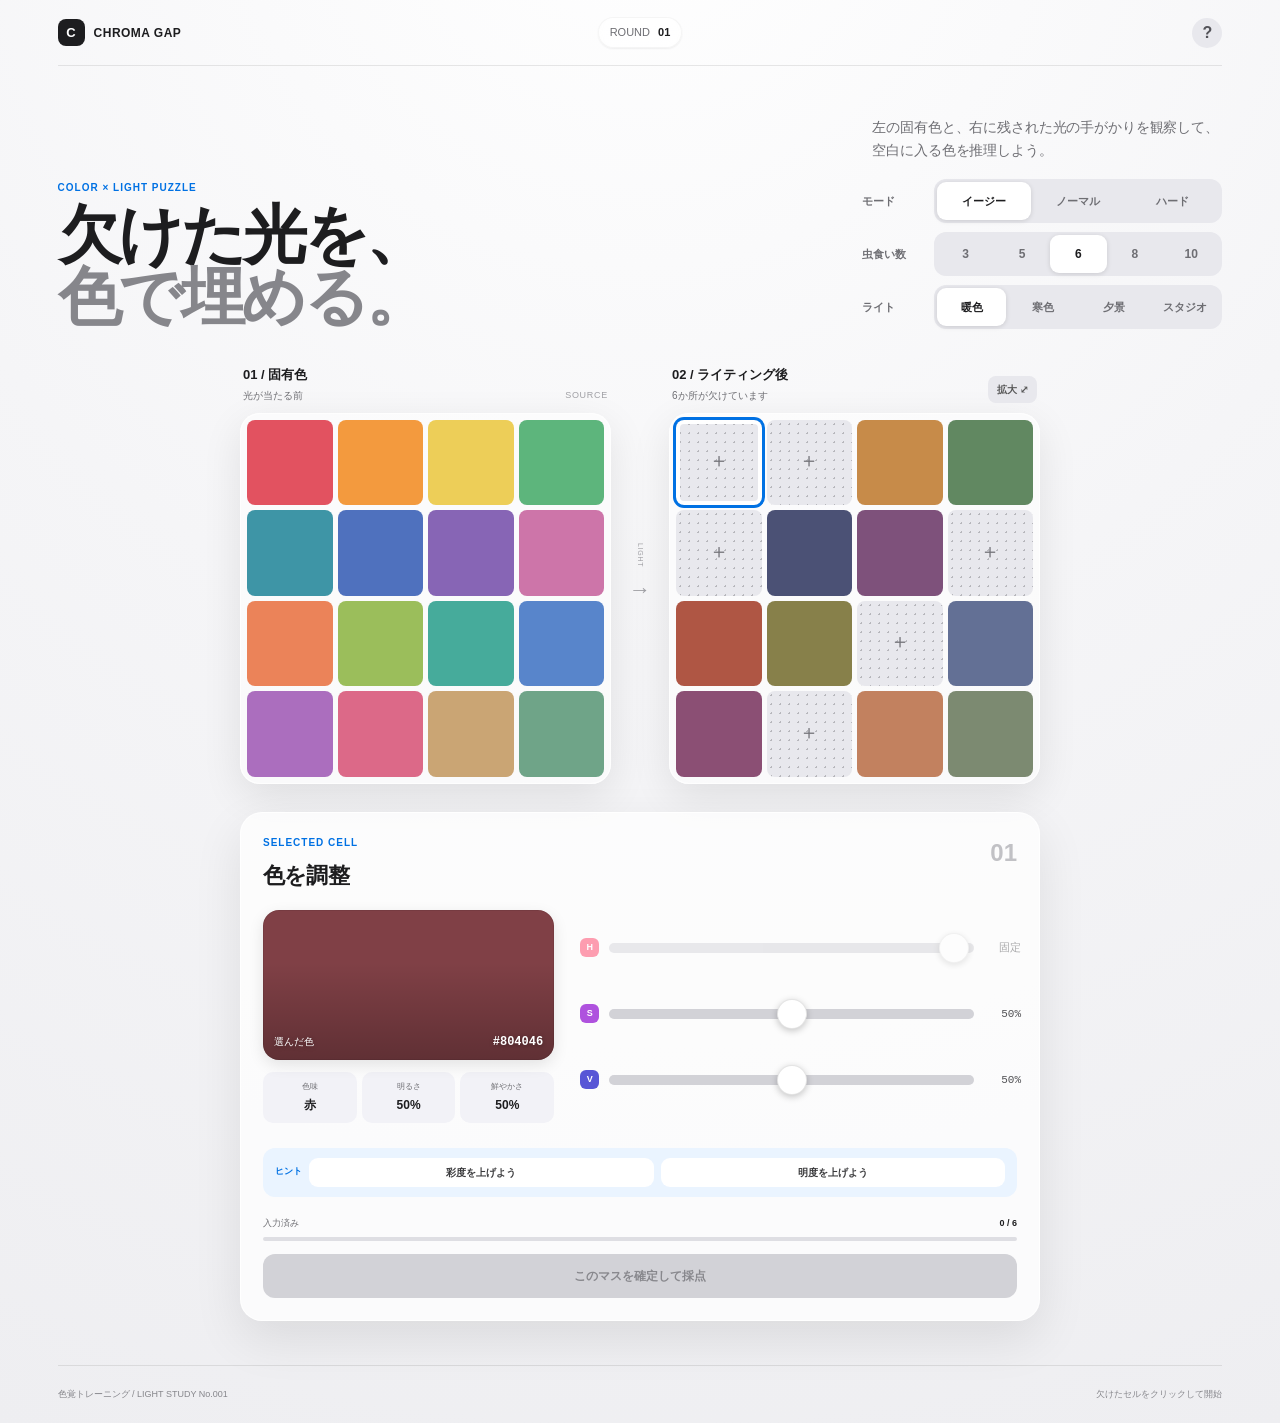
<file: index.html>
<!doctype html>
<html lang="ja">
  <head>
    <meta charset="UTF-8" />
    <meta name="viewport" content="width=device-width, initial-scale=1, maximum-scale=1" />
    <meta name="theme-color" content="#f5f5f7" />
    <meta name="description" content="固有色とライティングを観察して、欠けた色を推理するカラーパズル。" />
    <title>CHROMA GAP — 欠けた光を、色で埋める。</title>
    <script type="module" crossorigin src="./assets/index-Dn6m1NOW.js"></script>
    <link rel="stylesheet" crossorigin href="./assets/index-DzAuQcCa.css">
  </head>
  <body><div id="root"></div></body>
</html>
</file>
<file: assets/index-DzAuQcCa.css>
/*! tailwindcss v4.2.1 | MIT License | https://tailwindcss.com */
@layer theme{:root,:host{--font-sans:ui-sans-serif, system-ui, sans-serif, "Apple Color Emoji", "Segoe UI Emoji", "Segoe UI Symbol", "Noto Color Emoji";--font-mono:ui-monospace, SFMono-Regular, Menlo, Monaco, Consolas, "Liberation Mono", "Courier New", monospace;--spacing:.25rem;--default-font-family:var(--font-sans);--default-mono-font-family:var(--font-mono)}}@layer base{*,:after,:before,::backdrop{box-sizing:border-box;border:0 solid;margin:0;padding:0}::file-selector-button{box-sizing:border-box;border:0 solid;margin:0;padding:0}html,:host{-webkit-text-size-adjust:100%;tab-size:4;line-height:1.5;font-family:var(--default-font-family,ui-sans-serif, system-ui, sans-serif, "Apple Color Emoji", "Segoe UI Emoji", "Segoe UI Symbol", "Noto Color Emoji");font-feature-settings:var(--default-font-feature-settings,normal);font-variation-settings:var(--default-font-variation-settings,normal);-webkit-tap-highlight-color:transparent}hr{height:0;color:inherit;border-top-width:1px}abbr:where([title]){-webkit-text-decoration:underline dotted;text-decoration:underline dotted}h1,h2,h3,h4,h5,h6{font-size:inherit;font-weight:inherit}a{color:inherit;-webkit-text-decoration:inherit;-webkit-text-decoration:inherit;-webkit-text-decoration:inherit;-webkit-text-decoration:inherit;text-decoration:inherit}b,strong{font-weight:bolder}code,kbd,samp,pre{font-family:var(--default-mono-font-family,ui-monospace, SFMono-Regular, Menlo, Monaco, Consolas, "Liberation Mono", "Courier New", monospace);font-feature-settings:var(--default-mono-font-feature-settings,normal);font-variation-settings:var(--default-mono-font-variation-settings,normal);font-size:1em}small{font-size:80%}sub,sup{vertical-align:baseline;font-size:75%;line-height:0;position:relative}sub{bottom:-.25em}sup{top:-.5em}table{text-indent:0;border-color:inherit;border-collapse:collapse}:-moz-focusring{outline:auto}progress{vertical-align:baseline}summary{display:list-item}ol,ul,menu{list-style:none}img,svg,video,canvas,audio,iframe,embed,object{vertical-align:middle;display:block}img,video{max-width:100%;height:auto}button,input,select,optgroup,textarea{font:inherit;font-feature-settings:inherit;font-variation-settings:inherit;letter-spacing:inherit;color:inherit;opacity:1;background-color:#0000;border-radius:0}::file-selector-button{font:inherit;font-feature-settings:inherit;font-variation-settings:inherit;letter-spacing:inherit;color:inherit;opacity:1;background-color:#0000;border-radius:0}:where(select:is([multiple],[size])) optgroup{font-weight:bolder}:where(select:is([multiple],[size])) optgroup option{padding-inline-start:20px}::file-selector-button{margin-inline-end:4px}::placeholder{opacity:1}@supports (not ((-webkit-appearance:-apple-pay-button))) or (contain-intrinsic-size:1px){::placeholder{color:currentColor}@supports (color:color-mix(in lab, red, red)){::placeholder{color:color-mix(in oklab, currentcolor 50%, transparent)}}}textarea{resize:vertical}::-webkit-search-decoration{-webkit-appearance:none}::-webkit-date-and-time-value{min-height:1lh;text-align:inherit}::-webkit-datetime-edit{display:inline-flex}::-webkit-datetime-edit-fields-wrapper{padding:0}::-webkit-datetime-edit{padding-block:0}::-webkit-datetime-edit-year-field{padding-block:0}::-webkit-datetime-edit-month-field{padding-block:0}::-webkit-datetime-edit-day-field{padding-block:0}::-webkit-datetime-edit-hour-field{padding-block:0}::-webkit-datetime-edit-minute-field{padding-block:0}::-webkit-datetime-edit-second-field{padding-block:0}::-webkit-datetime-edit-millisecond-field{padding-block:0}::-webkit-datetime-edit-meridiem-field{padding-block:0}::-webkit-calendar-picker-indicator{line-height:1}:-moz-ui-invalid{box-shadow:none}button,input:where([type=button],[type=reset],[type=submit]){appearance:button}::file-selector-button{appearance:button}::-webkit-inner-spin-button{height:auto}::-webkit-outer-spin-button{height:auto}[hidden]:where(:not([hidden=until-found])){display:none!important}}@layer components;@layer utilities{.start{inset-inline-start:var(--spacing)}.hidden{display:none}.antialiased{-webkit-font-smoothing:antialiased;-moz-osx-font-smoothing:grayscale}}:root{--ink:#1d1d1f;--muted:#6e6e73;--blue:#0071e3;--line:#00000017}*{box-sizing:border-box}html{background:#f5f5f7}body{color:var(--ink);-webkit-font-smoothing:antialiased;background:radial-gradient(circle at 50% -10%,#fff 0,#f5f5f7 48%,#eeeef1 100%);margin:0;font-family:-apple-system,BlinkMacSystemFont,SF Pro Display,SF Pro Text,Helvetica Neue,Noto Sans JP,Arial,sans-serif}button,input{font:inherit}button{color:inherit}.shell{min-height:100vh;padding:0 clamp(18px,4.5vw,72px)}.topbar{border-bottom:1px solid var(--line);grid-template-columns:1fr auto 1fr;align-items:center;max-width:1200px;height:66px;margin:auto;display:grid}.brand{color:inherit;letter-spacing:.04em;align-items:center;gap:9px;font-size:12px;font-weight:650;text-decoration:none;display:flex}.brand-mark{background:var(--ink);color:#fff;border-radius:8px;place-items:center;width:27px;height:27px;font-size:13px;font-weight:700;display:grid}.round-pill{color:var(--muted);-webkit-backdrop-filter:blur(20px);backdrop-filter:blur(20px);background:#ffffffbf;border-radius:999px;padding:7px 12px;font-size:11px;box-shadow:0 1px 2px #0000000f,inset 0 0 0 1px #0000000a}.round-pill b{color:var(--ink);margin-left:5px}.icon-button{cursor:pointer;color:#525258;background:#e8e8ed;border:0;border-radius:50%;justify-self:end;width:30px;height:30px;font-weight:600}.intro{grid-template-columns:1.35fr .65fr;align-items:end;max-width:1180px;margin:auto;padding:50px 0 36px;display:grid}.eyebrow{color:var(--blue);letter-spacing:.1em;margin:0 0 9px;font-size:10px;font-weight:700}.intro h1{letter-spacing:-.055em;margin:0;font-size:clamp(42px,5vw,68px);font-weight:700;line-height:.98}.intro h1 em{color:#86868b;font-style:normal;font-weight:700}.lede{max-width:350px;color:var(--muted);letter-spacing:-.01em;margin:0 0 3px auto;font-size:14px;line-height:1.65}.hint{-webkit-backdrop-filter:blur(20px);backdrop-filter:blur(20px);background:#ffffffd1;border-radius:14px;grid-template-columns:auto 1fr auto;align-items:center;gap:16px;max-width:1180px;margin:0 auto 20px;padding:14px 17px;font-size:12px;line-height:1.5;display:grid;box-shadow:0 6px 30px #00000012}.hint b{color:var(--blue)}.hint button{cursor:pointer;color:var(--muted);background:0 0;border:0;font-size:18px}.game-area{grid-template-columns:minmax(0,1fr) 300px;gap:28px;max-width:1180px;margin:auto;padding-bottom:44px;display:grid}.boards{grid-template-columns:minmax(0,1fr) 34px minmax(0,1fr);align-items:center;gap:12px;display:grid}.board-wrap{min-width:0}.board-label{justify-content:space-between;align-items:flex-end;margin:0 3px 10px;display:flex}.board-label b{font-size:13px;font-weight:600;display:block}.board-label span{color:var(--muted);margin-top:3px;font-size:10px;display:block}.board-label i{letter-spacing:.08em;color:#a0a0a5;font-size:9px;font-style:normal}.board{aspect-ratio:1;background:#fff9;border-radius:20px;grid-template-rows:repeat(4,minmax(0,1fr));grid-template-columns:repeat(4,minmax(0,1fr));gap:5px;padding:7px;display:grid;overflow:hidden;box-shadow:0 12px 40px #00000017,inset 0 0 0 1px #fffc}.board button{touch-action:manipulation;border:0;border-radius:8px;width:100%;min-width:0;height:100%;min-height:0;padding:0;transition:box-shadow .15s,filter .15s,opacity .15s;position:relative;transform:none}.board button:not(:disabled){cursor:pointer}.board .missing{background-color:#e8e8ed;background-image:radial-gradient(#b7b7bc 1px,#0000 1px);background-size:9px 9px;outline:none}.board .missing:hover{filter:brightness(.96);box-shadow:inset 0 0 0 2px #0071e373}.board .active,.board .active:hover{z-index:2;box-shadow:inset 0 0 0 4px #fff,0 0 0 3px var(--blue);transform:none}.board .missing span{color:#737379;font-size:20px;font-weight:300;line-height:1}.board .missing small{color:#fff;background:#1d1d1f;border-radius:50%;place-items:center;width:20px;height:20px;font-size:10px;display:grid;position:absolute;top:7px;right:7px}.board .correct{box-shadow:inset 0 0 0 4px #fff,0 0 0 3px #34c759}.board .wrong{box-shadow:inset 0 0 0 4px #fff,0 0 0 3px #ff453a}.arrow{color:#a1a1a6;flex-direction:column;align-items:center;gap:5px;font-size:22px;display:flex}.arrow span{letter-spacing:.1em;writing-mode:vertical-rl;font-size:7px}.glass-card{-webkit-backdrop-filter:blur(28px)saturate(150%);background:#ffffffb8;border:1px solid #ffffffd9;box-shadow:0 18px 50px #00000017}.controls{border-radius:22px;align-self:start;padding:22px}.control-head{justify-content:space-between;align-items:start;display:flex}.control-head h2{letter-spacing:-.035em;margin:0;font-size:22px;font-weight:650}.cell-number{color:#c1c1c5;font-size:24px;font-weight:600}.color-well{cursor:pointer;border:0;border-radius:16px;align-items:end;height:112px;margin:18px 0 12px;padding:11px;display:flex;position:relative;overflow:hidden;box-shadow:inset 0 0 0 1px #00000014,0 5px 15px #0000001a}.color-well:after{content:"";pointer-events:none;background:linear-gradient(#0000 35%,#00000040);position:absolute;inset:0}.color-well input{opacity:0;cursor:pointer;width:100%;height:100%;position:absolute;inset:0}.color-well .pick-label,.color-well b{z-index:1;color:#fff;text-shadow:0 1px 4px #00000059;position:relative}.color-well .pick-label{font-size:10px}.color-well b{margin-left:auto;font:600 12px ui-monospace,SFMono-Regular,Menlo,monospace}.color-summary{grid-template-columns:repeat(3,1fr);gap:5px;margin-bottom:13px;display:grid}.color-summary div{text-align:center;background:#f2f2f7;border-radius:10px;padding:9px 7px}.color-summary span{color:var(--muted);margin-bottom:3px;font-size:8px;display:block}.color-summary strong{white-space:nowrap;font-size:12px;font-weight:600;display:block}.hue-track{background:linear-gradient(90deg,#ff3b30,#ff9500,#fc0,#34c759,#00c7be,#32ade6,#007aff,#5856d6,#af52de,#ff2d55,#ff3b30);border-radius:7px;height:22px;margin:0 3px 18px;position:relative}.hue-track i{background:#1d1d1f;border:2px solid #fff;border-radius:4px;width:5px;height:28px;position:absolute;top:-3px;transform:translate(-50%);box-shadow:0 1px 5px #0006}.hue-track span{color:var(--muted);font-size:8px;position:absolute;bottom:-14px;right:3px}.sliders{gap:12px;display:grid}.sliders label{grid-template-columns:20px 1fr 34px;align-items:center;gap:9px;display:grid}.channel{color:#fff;border-radius:6px;place-items:center;width:19px;height:19px;font-size:9px;font-weight:700;display:grid}.channel.r{background:#ff3b30}.channel.g{background:#34c759}.channel.b{background:#007aff}.sliders input{width:100%;accent-color:var(--blue)}.sliders output{text-align:right;color:#515154;font:11px ui-monospace,SFMono-Regular,Menlo,monospace}.progress{color:var(--muted);grid-template-columns:1fr auto;gap:7px;margin:20px 0 13px;font-size:9px;display:grid}.progress b{color:var(--ink)}.progress i{background:#dedee3;border-radius:4px;grid-column:1/-1;height:4px;overflow:hidden}.progress u{background:var(--blue);height:100%;transition:width .2s;display:block}.primary,.secondary{cursor:pointer;border:0;border-radius:12px;width:100%;padding:13px 14px;font-size:12px;font-weight:600}.primary{background:var(--blue);color:#fff;justify-content:center;gap:8px;display:flex}.primary:disabled{color:#88888d;cursor:not-allowed;background:#d2d2d7}.primary span{display:none}.secondary{background:#e8e8ed;margin-top:8px}.result{background:#f2f2f7;border-radius:14px;margin:0 0 13px;padding:13px}.result span{color:var(--muted);font-size:9px}.result strong{color:var(--blue);margin-left:9px;font-size:34px}.result small{font-size:10px}.result p{color:var(--muted);margin:2px 0 0;font-size:10px}footer{border-top:1px solid var(--line);color:#86868b;justify-content:space-between;align-items:center;max-width:1180px;min-height:58px;margin:auto;font-size:9px;display:flex}@media (width<=950px){.game-area{grid-template-columns:1fr}.controls{grid-template-columns:1fr 1fr;gap:14px 22px;width:100%;max-width:720px;margin:auto;display:grid}.control-head,.progress,.result,.primary,.secondary{grid-column:1/-1}.color-well{margin:0}.boards{max-width:740px;margin:auto}}@media (width<=650px){.shell{padding:0 16px}.topbar{grid-template-columns:1fr auto}.round-pill{display:none}.intro{grid-template-columns:1fr;padding:34px 2px 27px}.intro h1{font-size:44px}.lede{margin:18px 0 0}.boards{grid-template-columns:104px minmax(0,1fr);align-items:end;gap:14px;width:100%;max-width:460px;margin:auto}.arrow{display:none}.board-wrap{width:100%;margin:0}.board-wrap:first-of-type .board-label i,.board-wrap:first-of-type .board-label span{display:none}.board-wrap:first-of-type .board-label b{color:var(--muted);font-size:10px}.board-wrap:last-of-type .board-label b{font-size:14px}.board{border-radius:17px;gap:4px;padding:6px}.board-wrap:first-of-type .board{border-radius:13px;gap:2px;padding:4px}.board-wrap:first-of-type .board button{border-radius:5px}.board .active,.board .active:hover{box-shadow:inset 0 0 0 3px #fff,0 0 0 3px var(--blue)}.controls{grid-template-columns:1fr;margin-top:-4px}.control-head,.color-well,.color-summary,.hue-track,.sliders{grid-column:1}.hint{grid-template-columns:1fr auto}.hint span{grid-area:2/1/auto/-1}footer span:last-child{display:none}}@media (prefers-reduced-motion:reduce){*{transition:none!important}}.intro-side{flex-direction:column;align-items:flex-end;gap:14px;display:flex}.count-select{color:var(--muted);align-items:center;gap:9px;font-size:11px;display:flex}.count-select select{appearance:none;color:var(--ink);background:#fff;border:0;border-radius:9px;padding:7px 28px 7px 10px;font-weight:600;box-shadow:0 1px 4px #00000017}.game-area{grid-template-columns:1fr}.boards{width:min(100%,800px);margin:auto}.controls{width:min(100%,800px);margin:0 auto}.picker-layout{grid-template-columns:minmax(210px,.8fr) minmax(280px,1.2fr);align-items:center;gap:26px;display:grid}.picked-side,.adjust-side{min-width:0}.picked-side .color-well{height:150px;margin:18px 0 12px}.adjust-side .hue-track{margin-top:8px;margin-bottom:28px}.cell-score{background:#f2f2f7;border-radius:12px;justify-content:center;align-items:center;gap:10px;padding:10px;display:flex}.cell-score strong{color:var(--blue);font-size:32px}.cell-score span{color:var(--muted);font-size:9px;line-height:1.35}.zoom-button{color:#555;cursor:pointer;background:#e8e8ed;border:0;border-radius:8px;padding:6px 9px;font-size:10px;font-weight:600}.zoom-modal{z-index:50;-webkit-backdrop-filter:blur(12px);backdrop-filter:blur(12px);background:#0006;place-items:center;padding:24px;display:grid;position:fixed;inset:0}.zoom-modal>div{background:#f5f5f7;border-radius:26px;width:min(88vw,560px);padding:22px;position:relative;box-shadow:0 30px 90px #0000004d}.zoom-close{z-index:2;cursor:pointer;background:#00000014;border:0;border-radius:50%;width:32px;height:32px;font-size:20px;position:absolute;top:12px;right:12px}.zoom-modal .board-label{padding-right:40px}.zoom-modal .board{width:100%}@media (width<=650px){.intro-side{align-items:flex-start}.count-select{margin-top:3px}.boards{grid-template-columns:92px minmax(0,1fr);gap:12px}.controls{padding:18px}.picker-layout{grid-template-columns:minmax(0,.9fr) minmax(0,1.1fr);gap:14px}.picked-side .color-well{height:190px;margin:12px 0 9px}.color-summary{grid-template-columns:1fr}.color-summary div{padding:7px 5px}.adjust-side .hue-track{margin:4px 2px 28px}.sliders label{grid-template-columns:19px minmax(0,1fr) 30px;gap:6px}.sliders output{font-size:10px}.control-head h2{font-size:20px}.zoom-modal{padding:14px}.zoom-modal>div{border-radius:22px;width:100%;padding:18px}}.hsv-sliders{gap:20px}.channel.h{background:#ff375f}.channel.s{background:#af52de}.channel.v{background:#5856d6}.hsv-sliders output{width:38px}.hue-input{accent-color:#ff375f}@media (width<=650px){.controls{padding:16px}.picker-layout{grid-template-columns:minmax(0,44%) minmax(0,56%);gap:12px}.picked-side .color-well{height:128px;margin:10px 0 0}.picked-side .color-summary{display:none}.hsv-sliders{gap:22px;padding:7px 0}.hsv-sliders label{grid-template-columns:19px minmax(0,1fr) 34px;gap:6px}.hsv-sliders output{font-size:9px}.progress{margin:14px 0 11px}.primary{padding:12px}}.game-settings{gap:9px;width:100%;max-width:360px;display:grid}.setting-row{grid-template-columns:62px 1fr;align-items:center;gap:10px;display:grid}.setting-row>span{color:var(--muted);font-size:11px;font-weight:600}.segmented,.count-buttons{background:#e8e8ed;border-radius:12px;padding:3px;display:flex}.segmented button,.count-buttons button{color:#6e6e73;cursor:pointer;touch-action:manipulation;background:0 0;border:0;border-radius:9px;min-height:38px;font-size:12px;font-weight:650}.segmented button{flex:1}.count-buttons button{flex:1;min-width:38px}.segmented button.selected,.count-buttons button.selected{color:#1d1d1f;background:#fff;box-shadow:0 1px 5px #00000021}.hsv-sliders label{min-height:46px}.hsv-sliders input[type=range]{appearance:none;touch-action:none;background:0 0;height:38px;margin:0}.hsv-sliders input[type=range]::-webkit-slider-runnable-track{background:#d2d2d7;border-radius:99px;height:10px}.hsv-sliders input[type=range]::-webkit-slider-thumb{-webkit-appearance:none;background:#fff;border:1px solid #0000001a;border-radius:50%;width:30px;height:30px;margin-top:-10px;box-shadow:0 2px 7px #00000038}.hsv-sliders input[type=range]::-moz-range-track{background:#d2d2d7;border-radius:99px;height:10px}.hsv-sliders input[type=range]::-moz-range-thumb{background:#fff;border:1px solid #0000001a;border-radius:50%;width:30px;height:30px;box-shadow:0 2px 7px #00000038}.hsv-sliders .hue-input::-webkit-slider-runnable-track{background:linear-gradient(90deg,#ff3b30,#ff9500,#fc0,#34c759,#00c7be,#32ade6,#007aff,#5856d6,#af52de,#ff2d55,#ff3b30)}.hsv-sliders .locked input{touch-action:auto}@media (width<=650px){.intro-side{width:100%}.game-settings{max-width:none}.setting-row{grid-template-columns:58px 1fr}.segmented button,.count-buttons button{min-height:42px;font-size:13px}.hsv-sliders{gap:10px;padding:0}.hsv-sliders label{grid-template-columns:22px minmax(0,1fr) 36px;min-height:52px}.hsv-sliders input[type=range]{height:48px}}.is-locked .color-well{cursor:default}.is-locked .color-well:after{background:linear-gradient(#0000 35%,#00000052)}.answer-comparison{background:#f2f2f7;border-radius:14px;margin:14px 0 2px;padding:13px 15px}.compare-head{justify-content:space-between;align-items:center;margin-bottom:10px;display:flex}.compare-head b{font-size:12px}.compare-head span{color:var(--muted);font-size:9px}.compare-grid{text-align:center;grid-template-columns:28px repeat(3,1fr);align-items:center;gap:7px 8px;display:grid}.compare-grid b{color:var(--muted);font-size:9px}.compare-grid span{color:var(--muted);font-size:10px;font-weight:750}.compare-grid strong,.compare-grid em{font-size:12px;font-style:normal}.compare-grid em{color:#ff453a;font-weight:650}.cell-score strong{font-size:27px}.board .missing small{width:auto;min-width:22px;padding:0 5px}@media (width<=650px){.answer-comparison{margin-top:12px;padding:12px}.compare-grid{gap:7px 5px}.compare-grid strong,.compare-grid em{font-size:11px}}.lighting-buttons{background:#e8e8ed;border-radius:12px;grid-template-columns:repeat(4,1fr);gap:3px;padding:3px;display:grid}.lighting-buttons button{color:#6e6e73;cursor:pointer;background:0 0;border:0;border-radius:9px;min-height:38px;padding:0 5px;font-size:11px;font-weight:650}.lighting-buttons button.selected{color:#1d1d1f;background:#fff;box-shadow:0 1px 5px #00000021}.settings-locked button{cursor:not-allowed}.settings-locked .segmented,.settings-locked .count-buttons,.settings-locked .lighting-buttons{opacity:.55}.settings-note{text-align:right;color:#ff453a;grid-column:1/-1;margin:0;font-size:9px}.total-result{text-align:center;padding:16px}.total-result span{display:block}.total-result strong{margin:4px 5px 2px 0;font-size:38px;display:inline-block}.total-result small{font-size:12px;font-weight:650}.total-result p{font-size:10px}@media (width<=650px){.lighting-buttons button{min-height:42px;font-size:10px}.settings-note{text-align:left;padding-left:68px}.total-result strong{font-size:34px}}.help-backdrop{z-index:80;-webkit-backdrop-filter:blur(14px);backdrop-filter:blur(14px);background:#00000061;place-items:center;padding:20px;display:grid;position:fixed;inset:0}.help-panel{background:#fff;border-radius:24px;width:min(100%,560px);max-height:min(86vh,720px);padding:26px;position:relative;overflow:auto;box-shadow:0 30px 90px #0000004d}.help-close{cursor:pointer;background:#e8e8ed;border:0;border-radius:50%;width:34px;height:34px;font-size:21px;position:absolute;top:14px;right:14px}.help-panel h2{letter-spacing:-.035em;margin:0 0 16px;font-size:27px}.help-panel ol{color:#4d4d52;margin:0;padding-left:22px;font-size:13px;line-height:1.65}.help-panel li+li{margin-top:6px}.help-tip{color:var(--muted);background:#f2f2f7;border-radius:12px;margin:16px 0;padding:11px 13px;font-size:11px;line-height:1.5}.help-panel details{border-top:1px solid var(--line);padding-top:5px}.help-panel summary{cursor:pointer;color:var(--blue);padding:14px 2px;font-size:13px;font-weight:700;list-style-position:inside}.formula-content{color:#55555a;padding:2px 2px 4px;font-size:11px;line-height:1.6}.formula-content p{margin:8px 0}.formula-content code{color:#f5f5f7;white-space:nowrap;background:#1d1d1f;border-radius:10px;margin:9px 0;padding:11px 12px;font:10px/1.5 ui-monospace,SFMono-Regular,Menlo,monospace;display:block;overflow-x:auto}.formula-content dl{margin:10px 0}.formula-content dl div{border-bottom:1px solid var(--line);grid-template-columns:100px 1fr;gap:8px;padding:5px 0;display:grid}.formula-content dt{color:#1d1d1f;font-weight:700}.formula-content dd{margin:0}.formula-note{color:var(--blue);font-weight:650}@media (width<=650px){.help-backdrop{padding:12px}.help-panel{border-radius:20px;max-height:90vh;padding:22px 18px}.help-panel h2{font-size:24px}.formula-content code{padding:10px 8px;font-size:8px}.formula-content dl div{grid-template-columns:86px 1fr}}.range-wrap{min-width:0;position:relative}.range-wrap input{display:block}.correct-cursor{z-index:4;pointer-events:none;background:#ff3b30;border-radius:3px;width:3px;position:absolute;top:3px;bottom:3px;transform:translate(-50%);box-shadow:0 0 0 2px #ffffffe6,0 1px 5px #ff3b3080}.correct-cursor:before{content:"";border:5px solid #0000;border-top-color:#ff3b30;position:absolute;top:-5px;left:50%;transform:translate(-50%)}.hsv-sliders .locked{opacity:1}.hsv-sliders .locked>.channel,.hsv-sliders .locked>output,.hsv-sliders .locked input{opacity:.48}.mode-buttons button{font-size:11px}.live-assist{background:#eaf4ff;border-radius:12px;grid-template-columns:auto 1fr 1fr;align-items:center;gap:7px;margin:12px 0 0;padding:10px 12px;display:grid}.live-assist span{color:var(--blue);font-size:9px;font-weight:750}.live-assist b{color:#3a3a3c;text-align:center;background:#fff;border-radius:9px;padding:7px;font-size:10px}.mode-guide{gap:5px;margin:14px 0;display:grid}.mode-guide p{background:#f2f2f7;border-radius:10px;grid-template-columns:80px 1fr;margin:0;padding:8px 10px;font-size:11px;display:grid}.mode-guide span{color:var(--muted)}@media (width<=650px){.mode-buttons button{padding:0 4px;font-size:10px}.live-assist{grid-template-columns:auto 1fr;gap:6px}.live-assist span{grid-row:1/3}.live-assist b{font-size:9px}}
</file>
